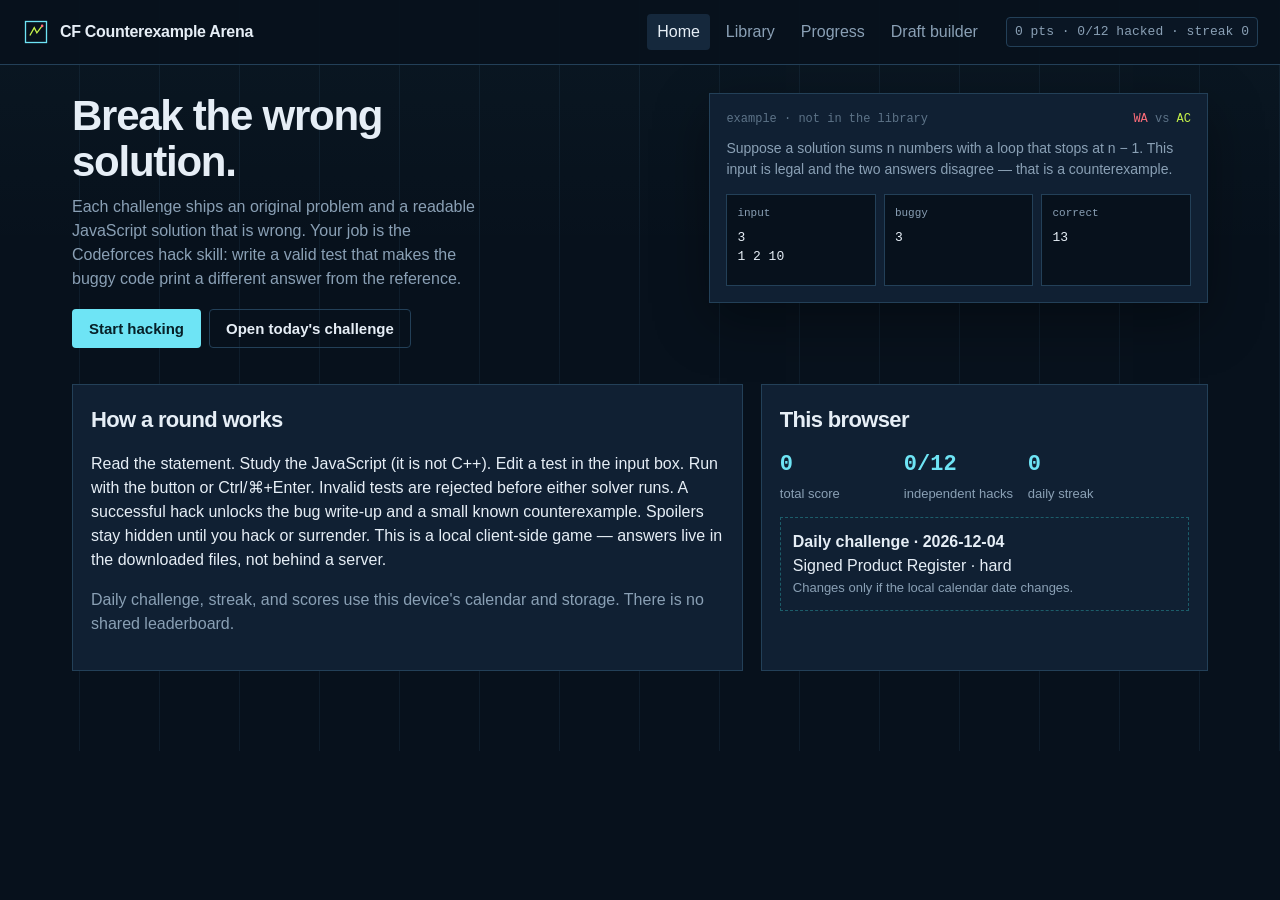
<file: index.html>
<!DOCTYPE html>
<html lang="en">
<head>
  <meta charset="UTF-8" />
  <meta name="viewport" content="width=device-width, initial-scale=1" />
  <meta name="description" content="CF Counterexample Arena — practice finding inputs that break incorrect programming-contest solutions." />
  <title>CF Counterexample Arena</title>
  <link rel="icon" href="assets/favicon.svg" type="image/svg+xml" />
  <link rel="stylesheet" href="css/app.css" />
</head>
<body>
  <div id="app"></div>
  <script src="js/engine/runtime.js"></script>
  <script src="js/engine/scoring.js"></script>
  <script src="js/engine/store.js"></script>
  <script src="js/engine/daily.js"></script>
  <script src="js/engine/worker-host.js"></script>
  <script src="js/engine/highlight.js"></script>
  <script src="js/challenges/catalog.js"></script>
  <script src="js/challenges/easy.js"></script>
  <script src="js/challenges/medium.js"></script>
  <script src="js/challenges/hard.js"></script>
  <script src="js/app.js"></script>
</body>
</html>
</file>
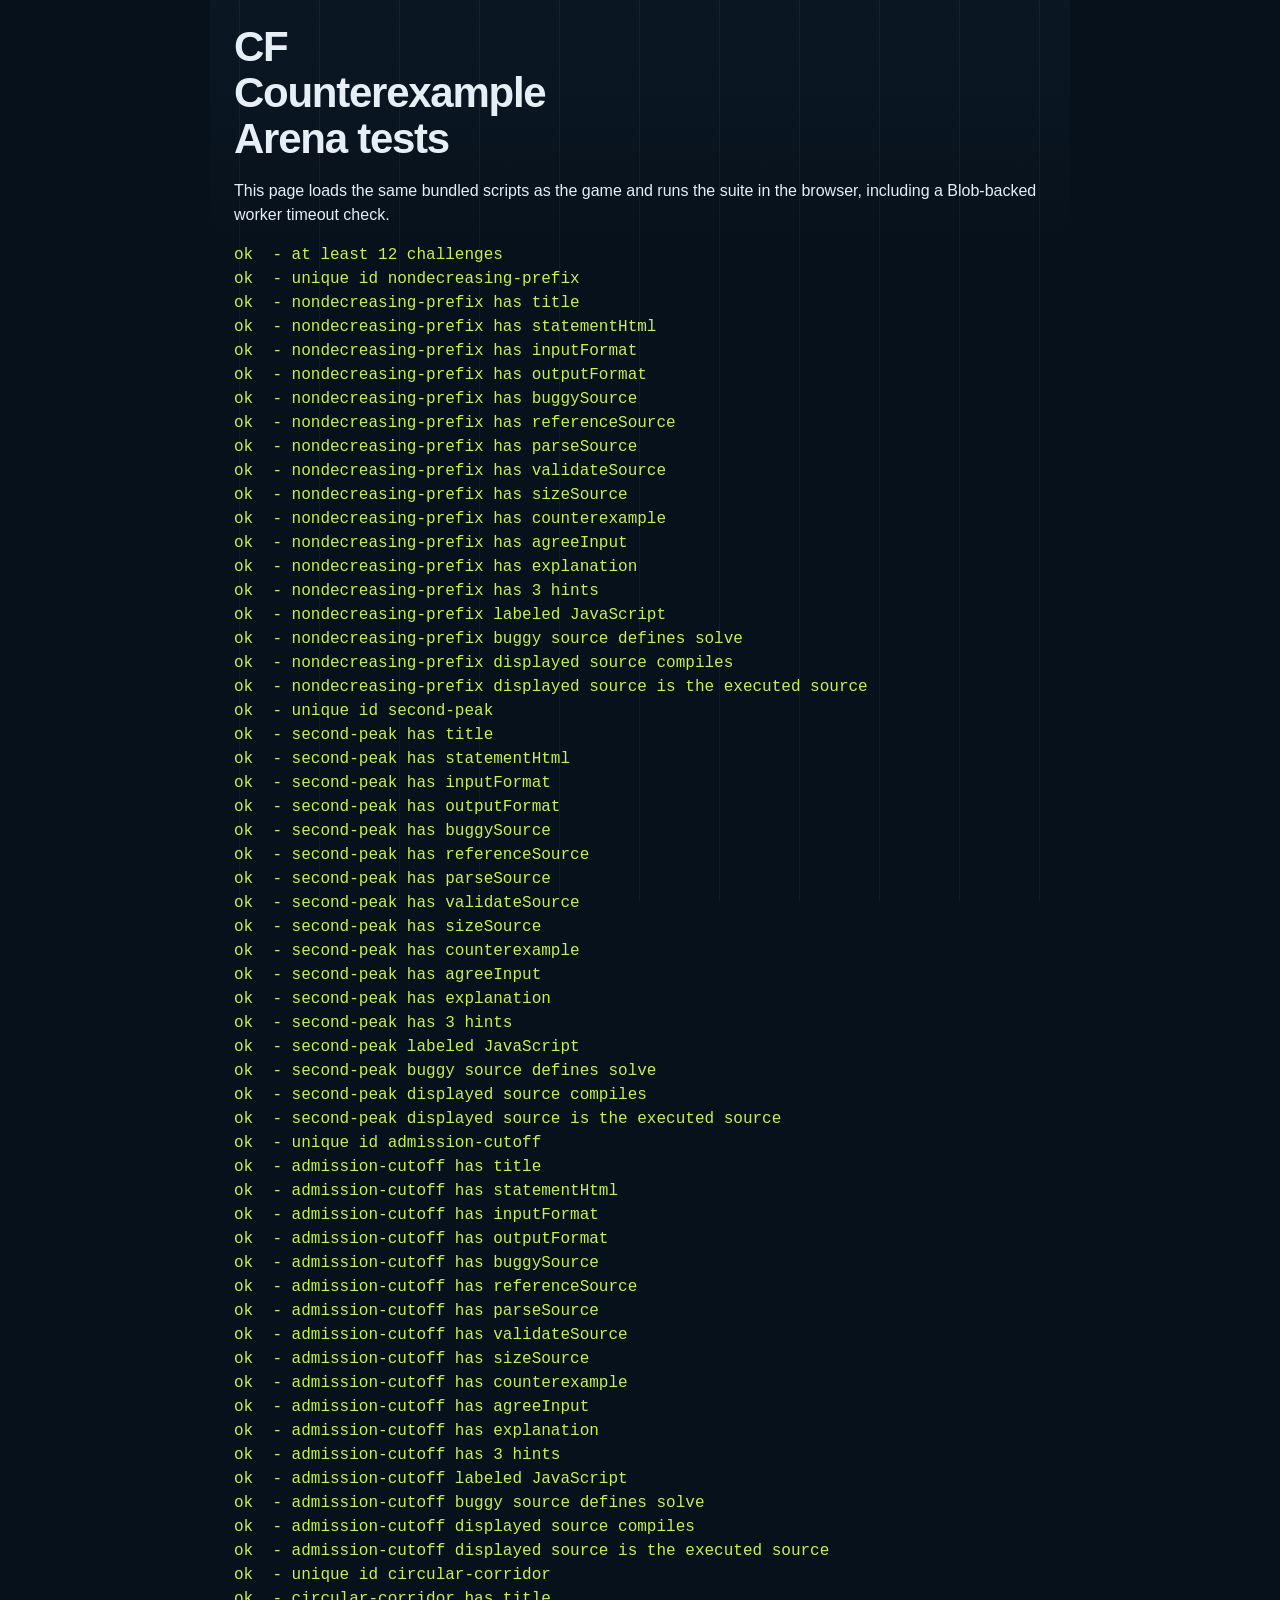
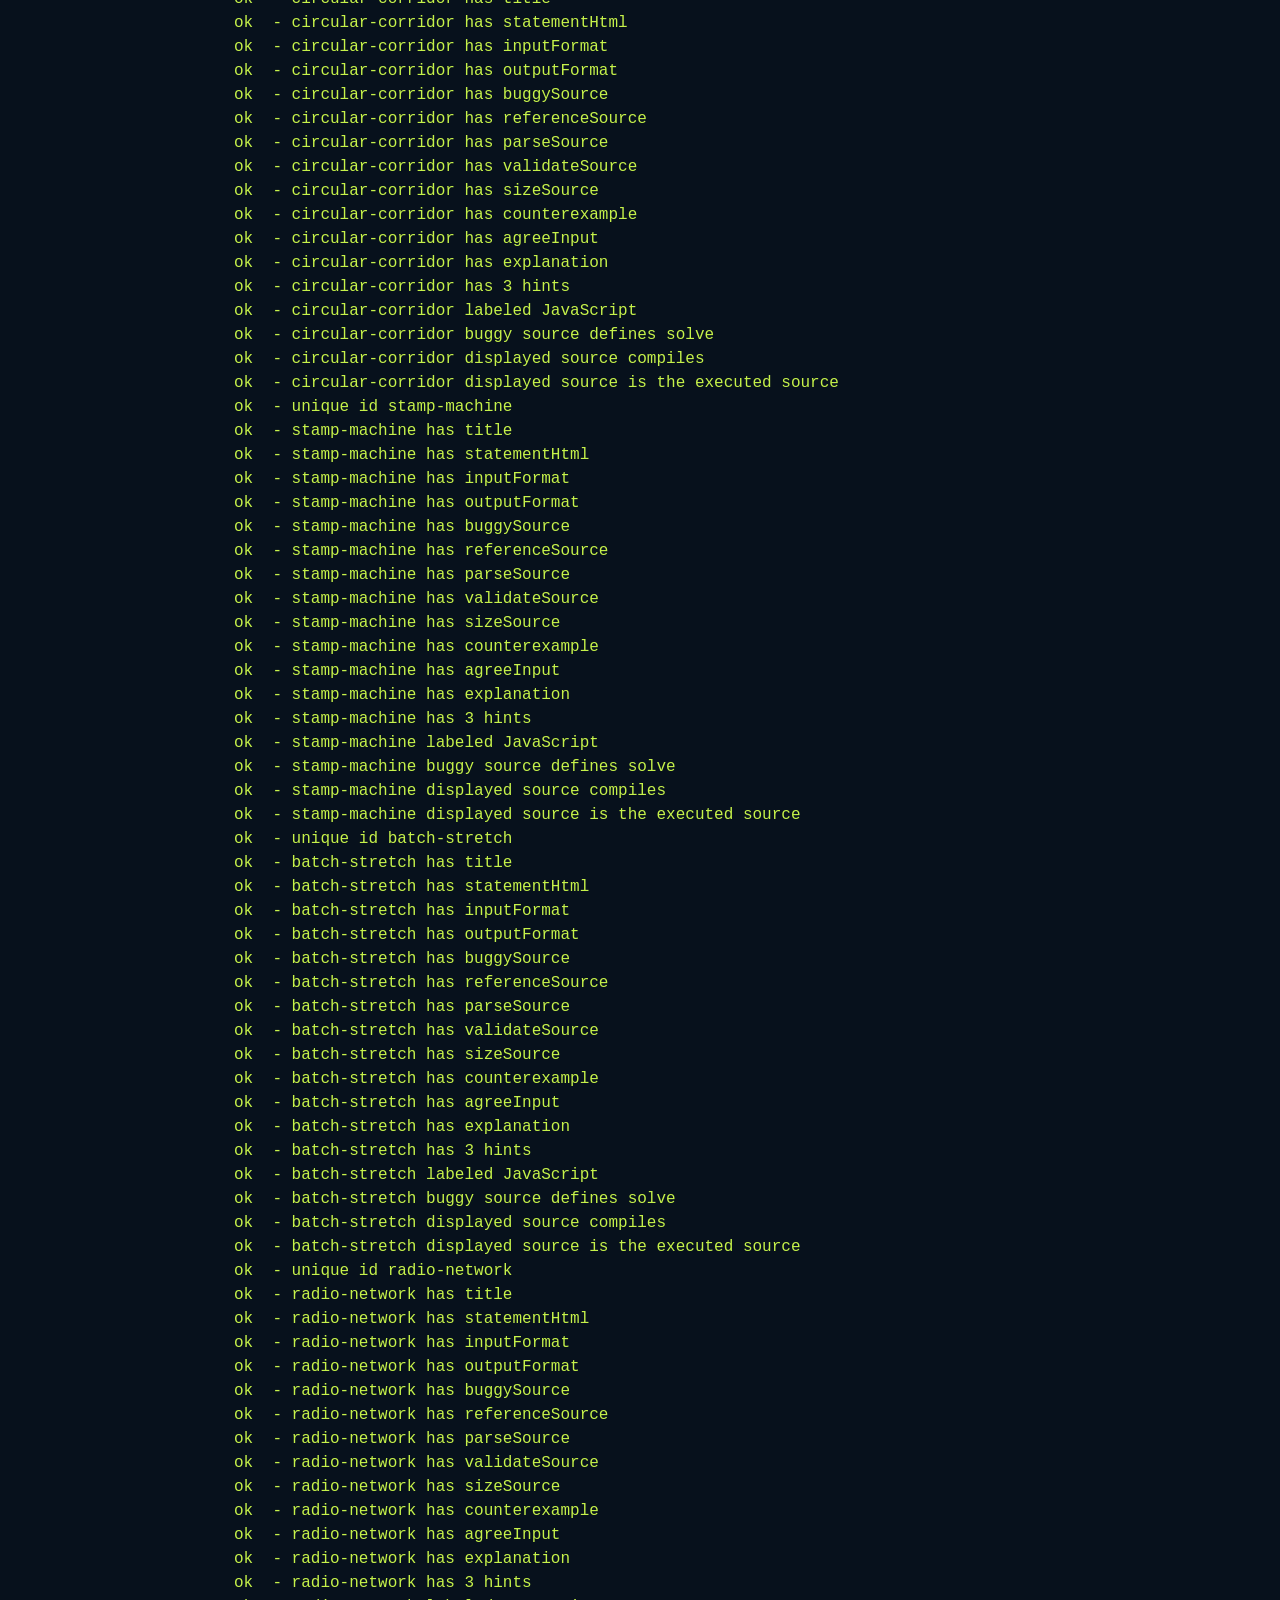
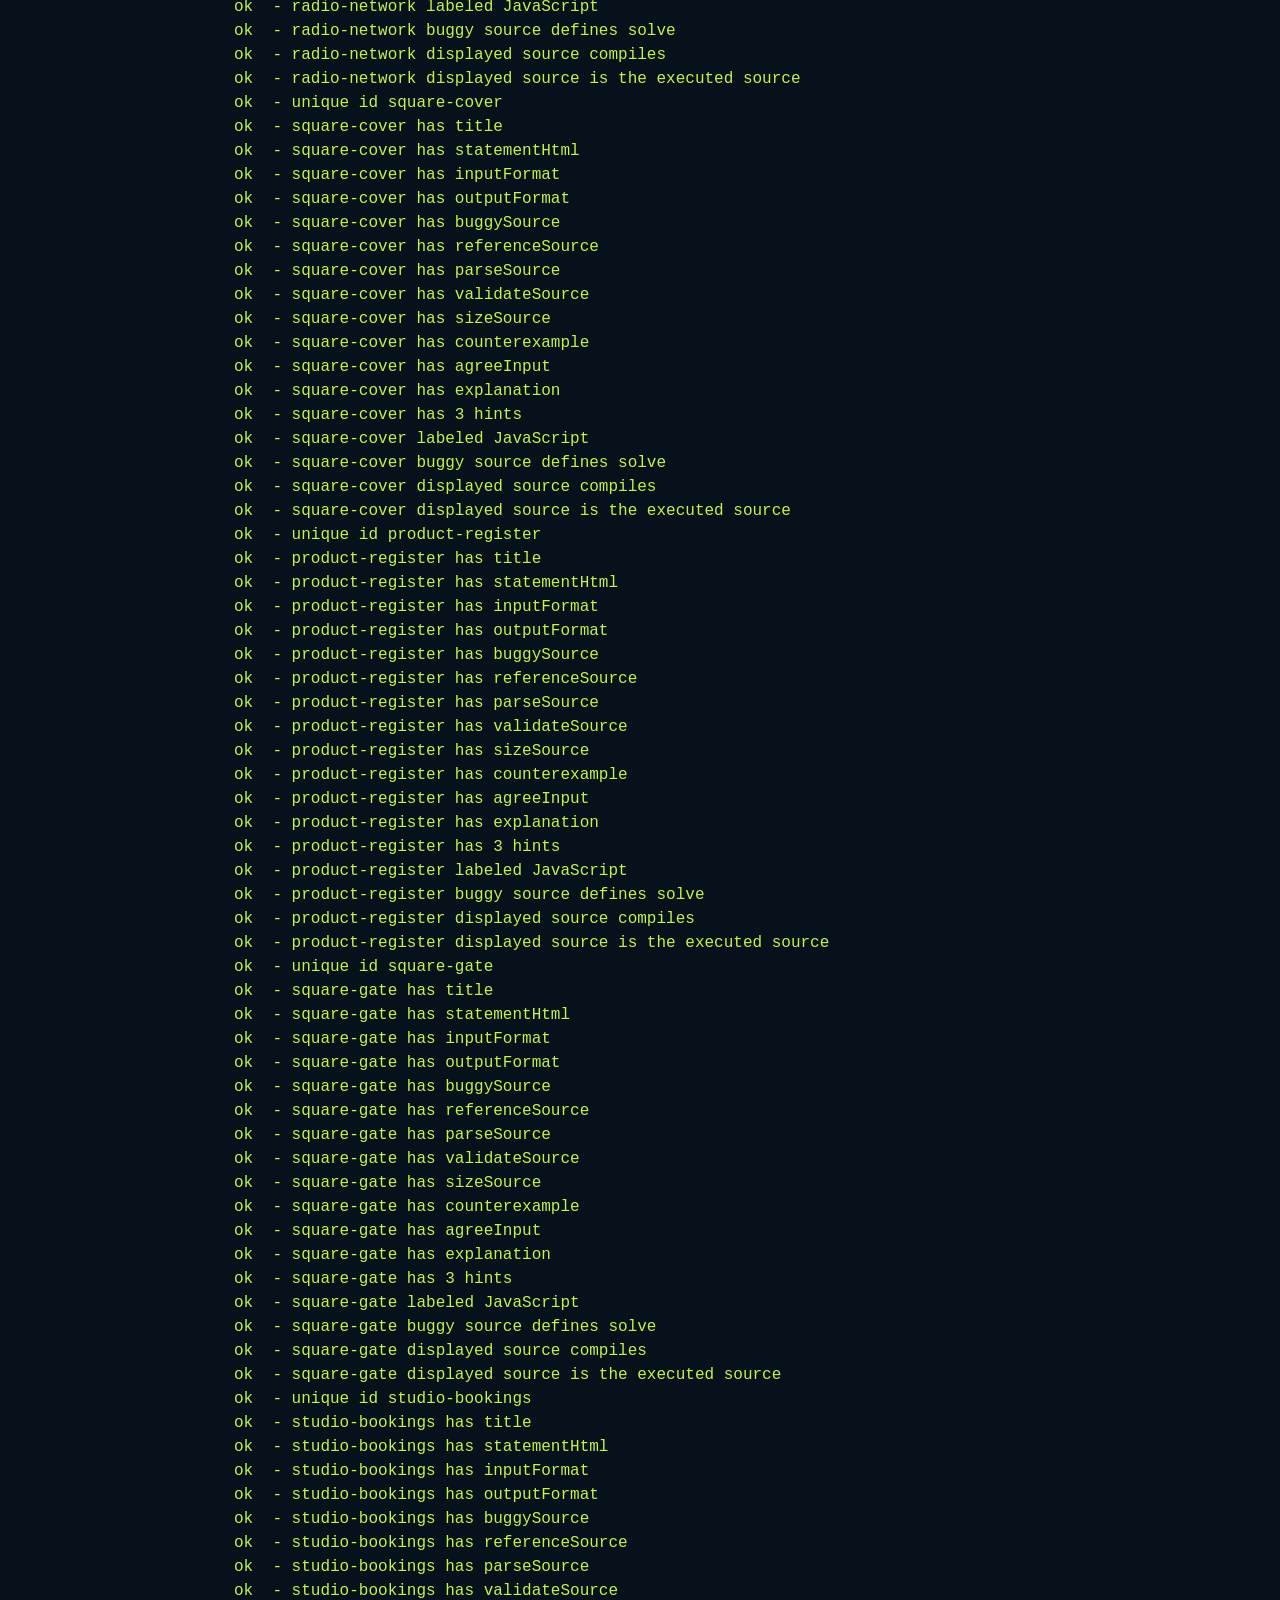
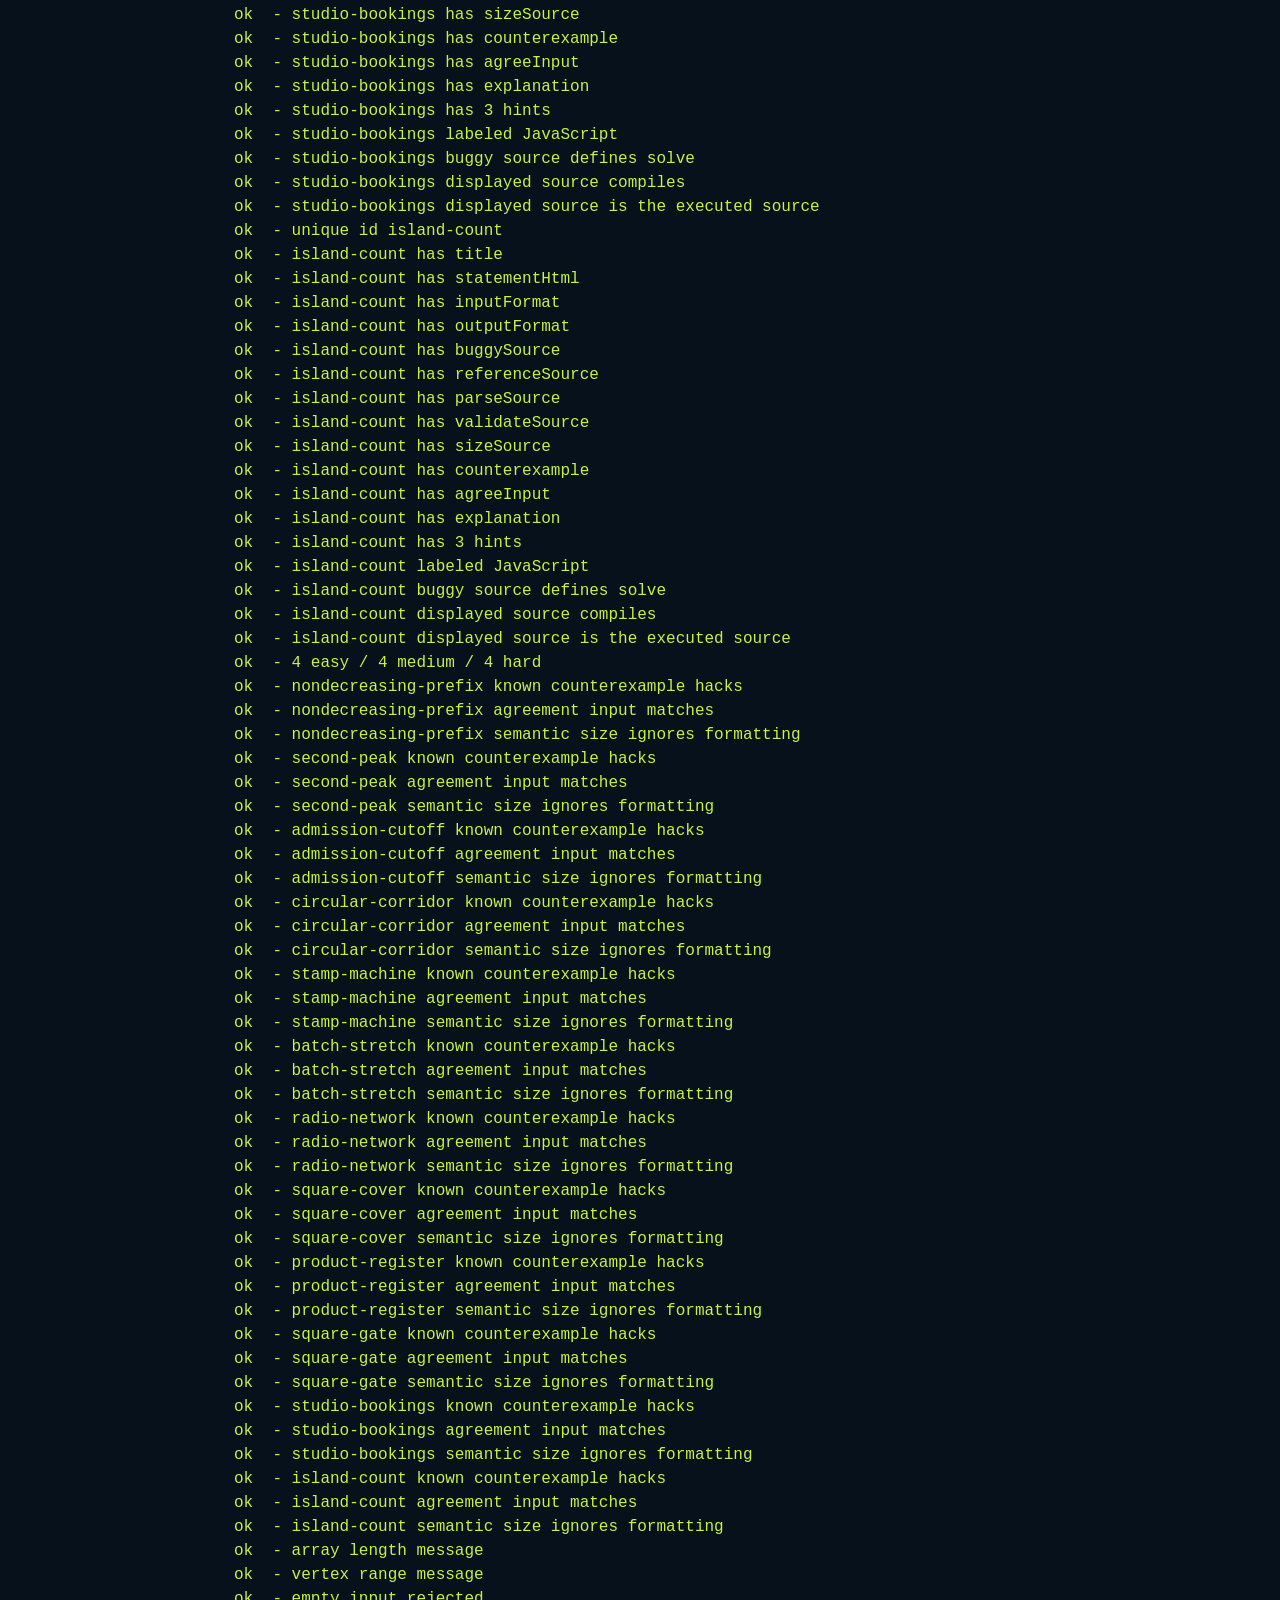
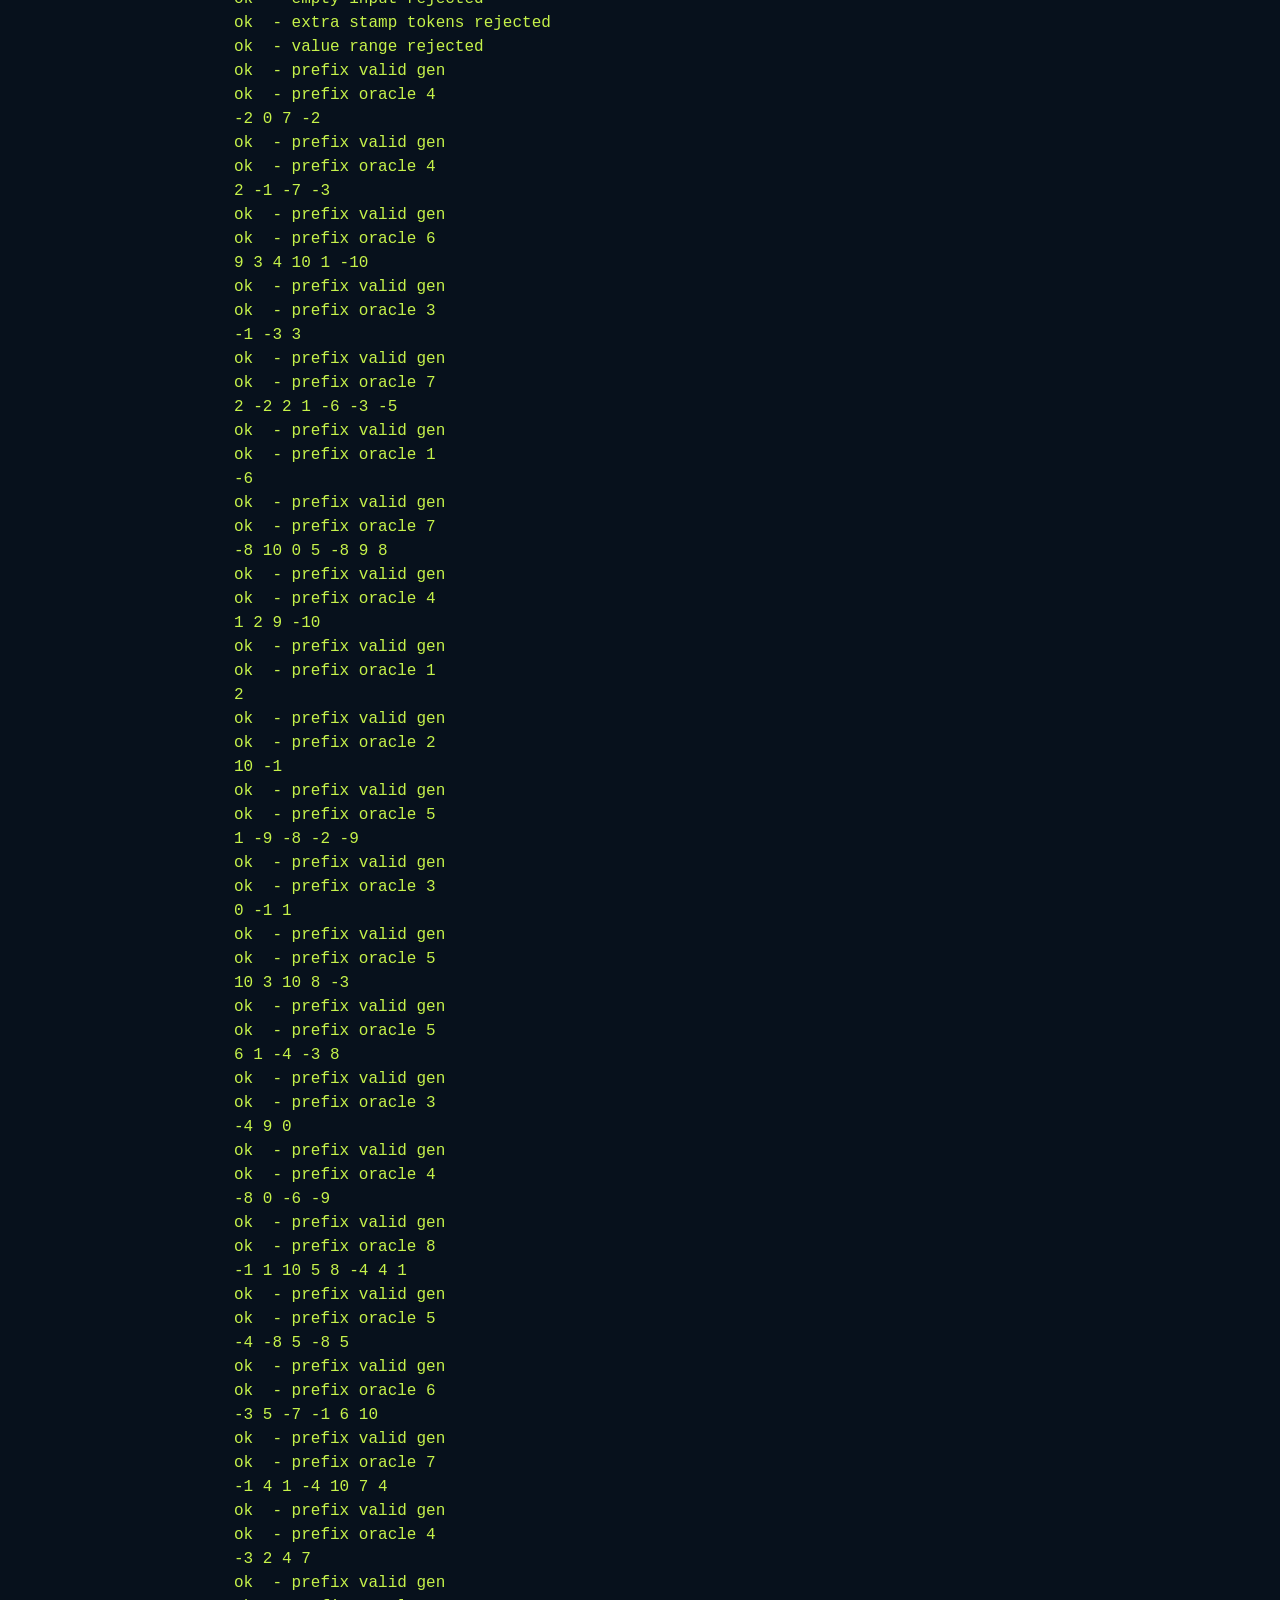
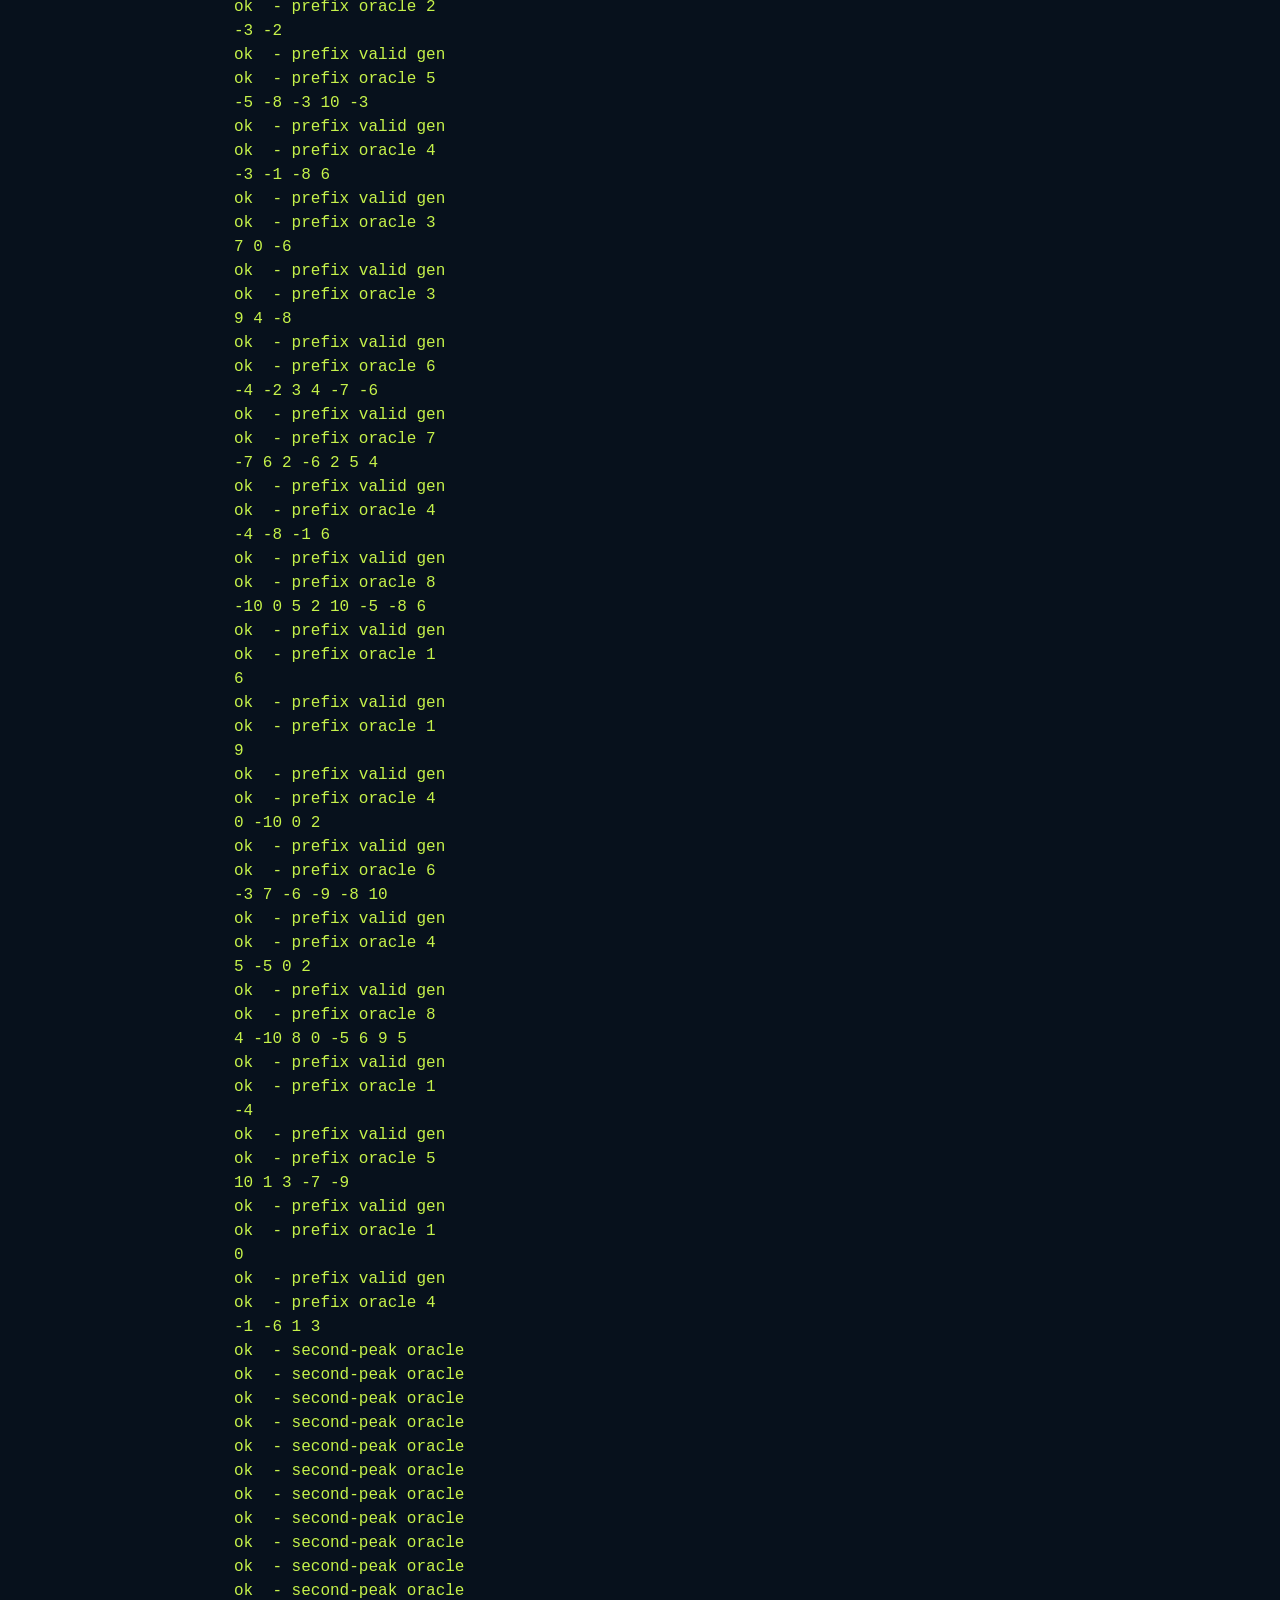
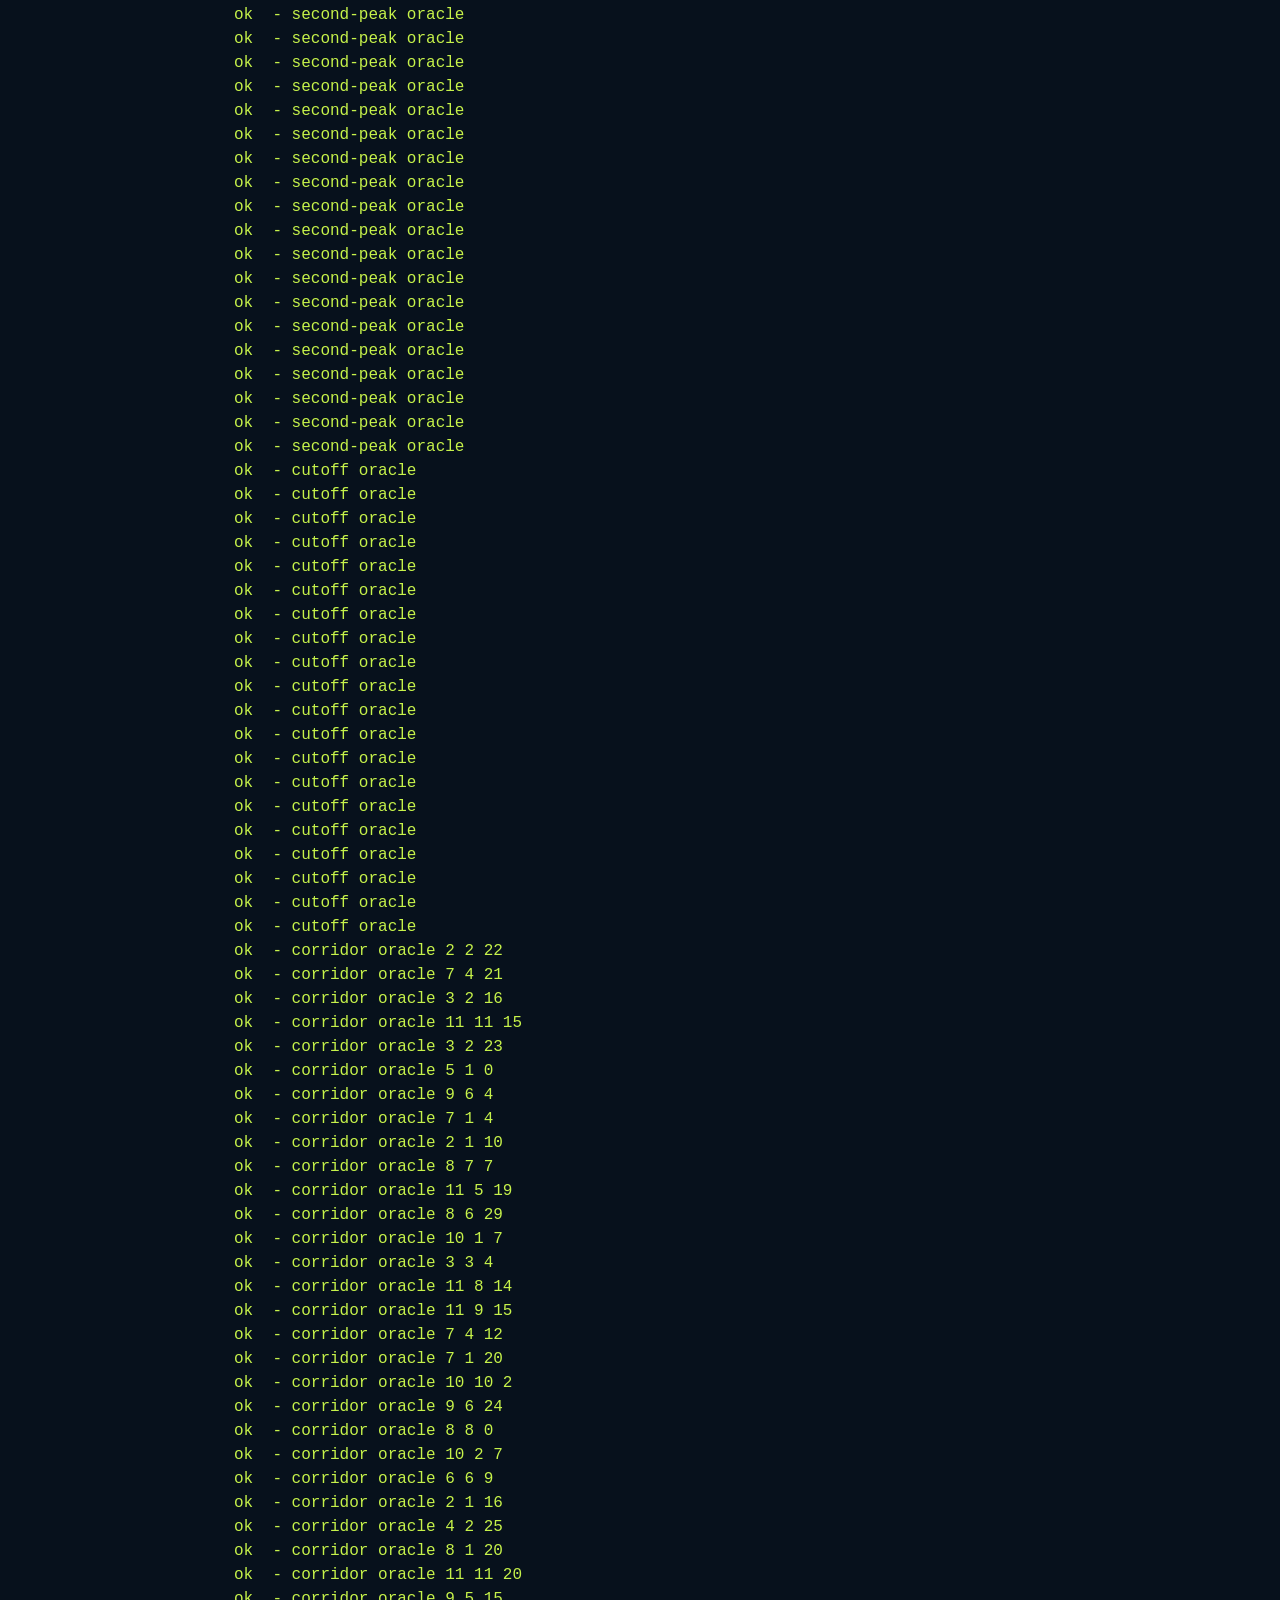
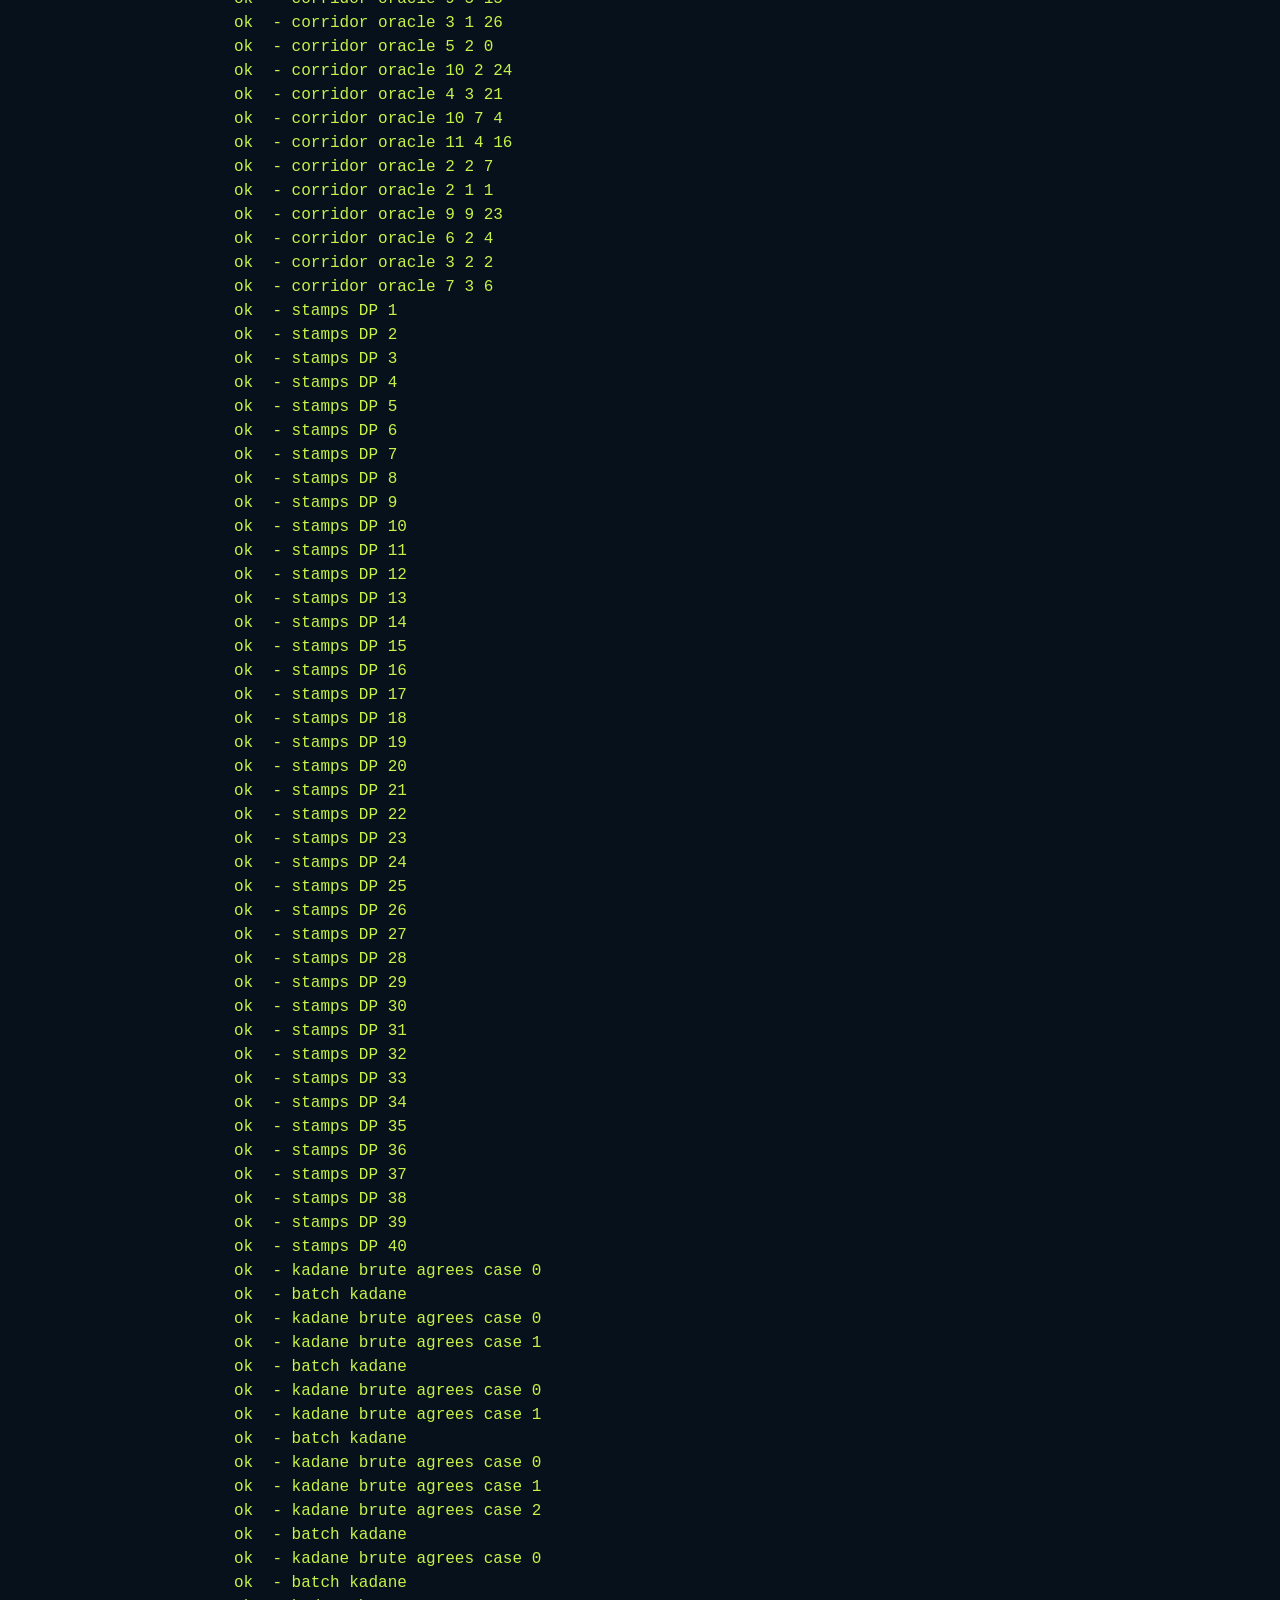
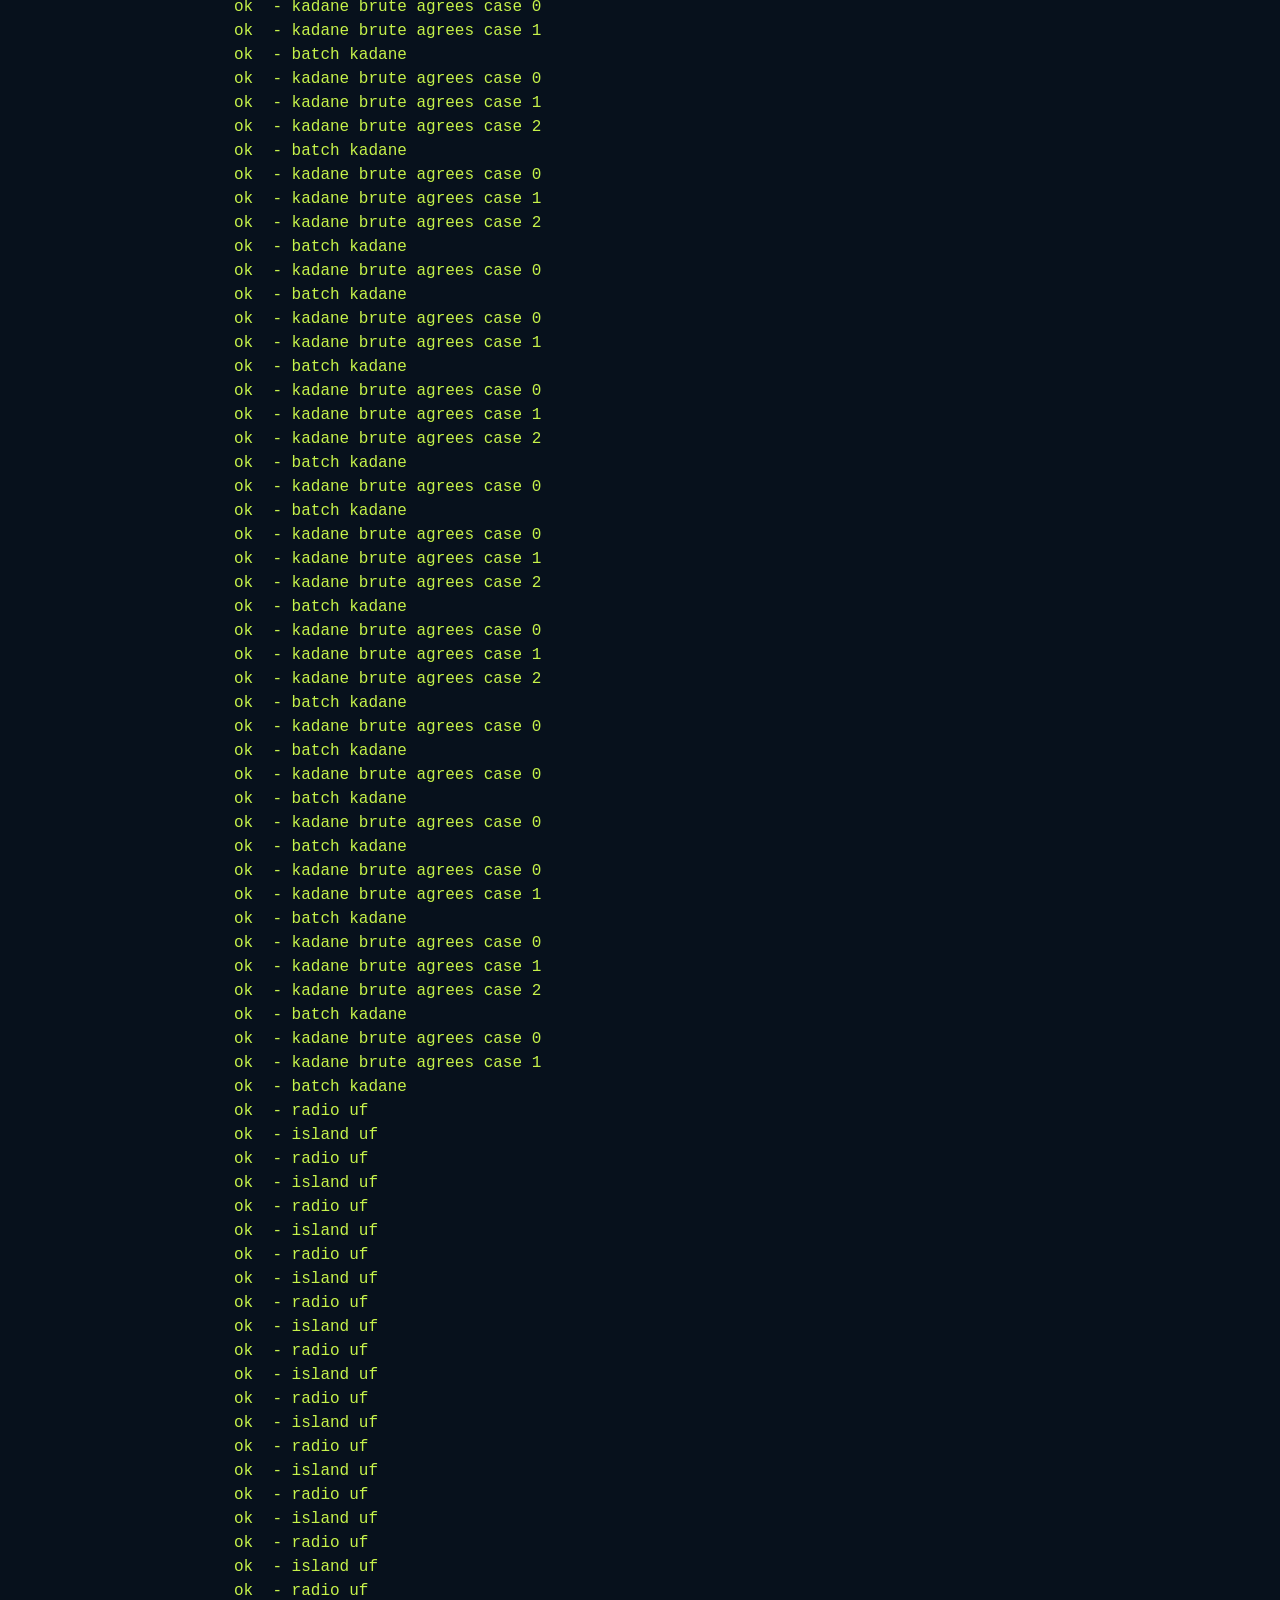
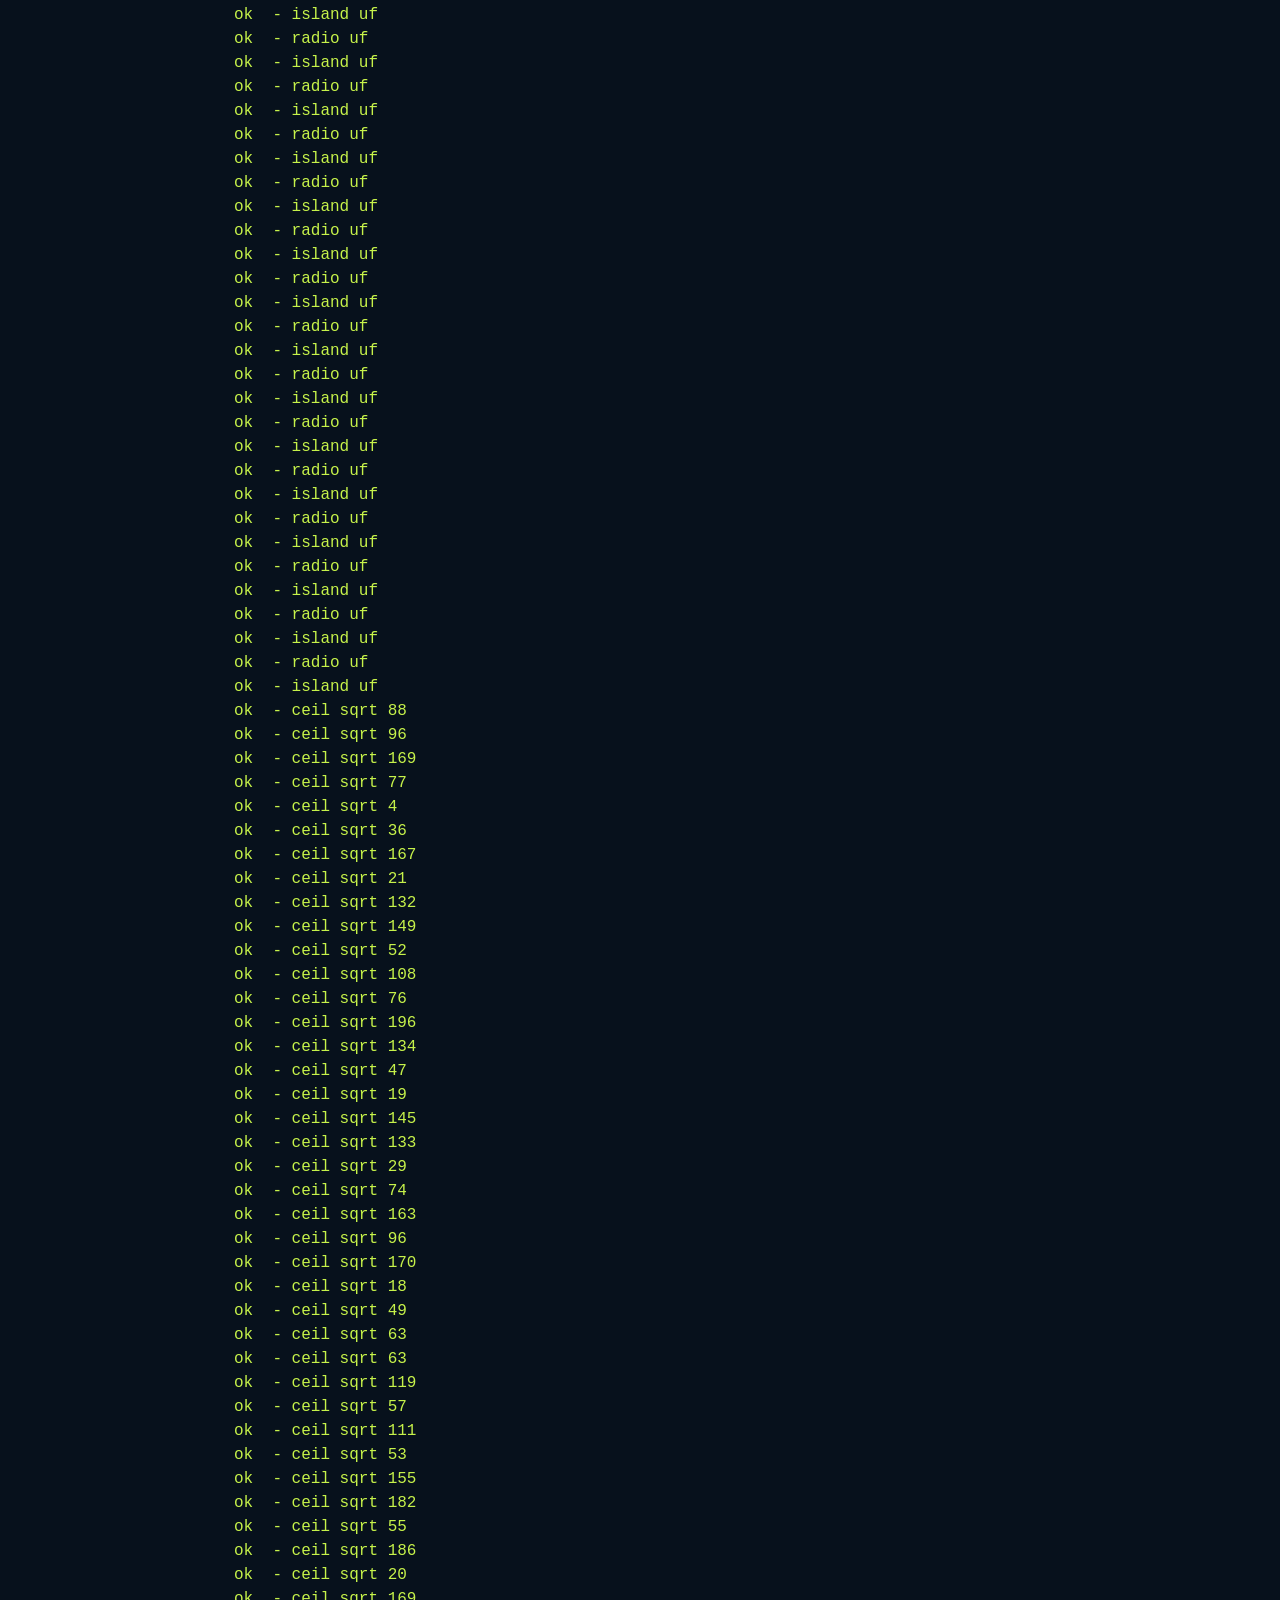
<file: tests/index.html>
<!DOCTYPE html>
<html lang="en">
<head>
  <meta charset="UTF-8" />
  <meta name="viewport" content="width=device-width, initial-scale=1" />
  <title>CF Counterexample Arena tests</title>
  <link rel="stylesheet" href="../css/app.css" />
  <style>
    body { max-width: 860px; margin: 0 auto; padding: 24px; }
    .fail { color: #ff6d7a; }
    .ok { color: #c6f24a; }
    pre { white-space: pre-wrap; }
  </style>
</head>
<body>
  <h1>CF Counterexample Arena tests</h1>
  <p>This page loads the same bundled scripts as the game and runs the suite in the browser, including a Blob-backed worker timeout check.</p>
  <pre id="out">Running…</pre>
  <script src="../js/engine/runtime.js"></script>
  <script src="../js/engine/scoring.js"></script>
  <script src="../js/engine/store.js"></script>
  <script src="../js/engine/daily.js"></script>
  <script src="../js/engine/worker-host.js"></script>
  <script src="../js/engine/highlight.js"></script>
  <script src="../js/challenges/catalog.js"></script>
  <script src="../js/challenges/easy.js"></script>
  <script src="../js/challenges/medium.js"></script>
  <script src="../js/challenges/hard.js"></script>
  <script src="tests.js"></script>
  <script>
    (function () {
      var out = document.getElementById("out");
      var rows = CFArenaTests.run();
      function line(ok, name, detail) {
        return (ok ? "ok  - " : "FAIL- ") + name + (detail ? " :: " + detail : "");
      }
      var hung = {
        id: "timeout-fixture",
        buggySource: "function solve() { while (true) {} }",
        referenceSource: "function solve() { return '0'; }",
        parseSource: "function parse() { return {}; }",
        validateSource: "function validate() { return { ok: true }; }",
        sizeSource: "function sizeOf() { return 1; }",
        timeLimitMs: 200,
        maxInputChars: 20,
        maxParsedSize: 10
      };
      CFArena.runJob(hung, "1", function (result) {
        var timeoutOk = result.status === "buggy_timeout";
        rows.push({
          ok: timeoutOk,
          name: "browser Blob worker timeout",
          detail: timeoutOk ? "" : JSON.stringify(result)
        });
        var failed = rows.filter(function (r) { return !r.ok; });
        out.textContent = rows.map(function (r) {
          return line(r.ok, r.name, r.detail);
        }).join("\n") + "\n\n" + (rows.length - failed.length) + " passed, " + failed.length + " failed";
        out.className = failed.length ? "fail" : "ok";
      });
    })();
  </script>
</body>
</html>
</file>
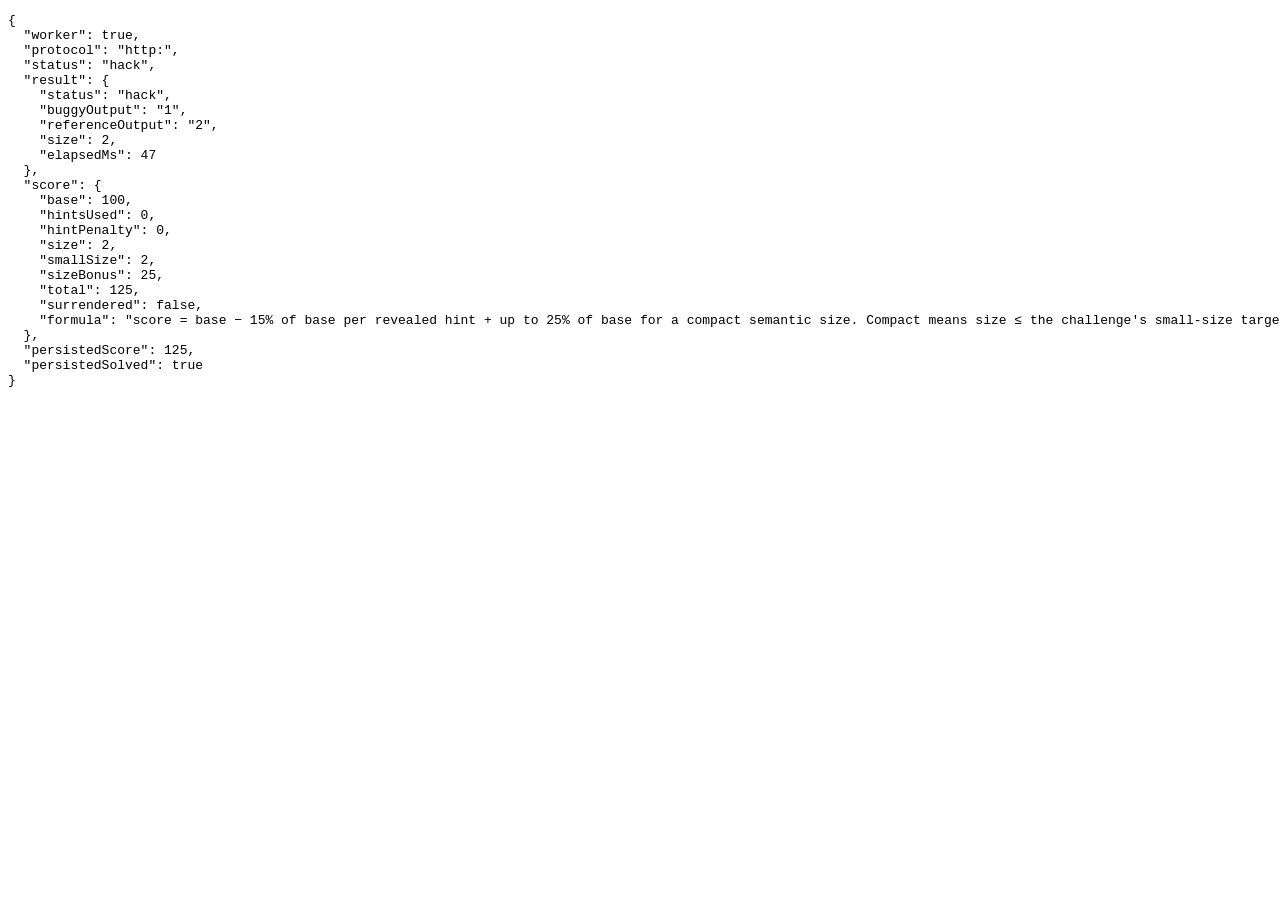
<file: tests/hack-smoke.html>
<!DOCTYPE html>
<html lang="en">
<head>
  <meta charset="UTF-8" />
  <title>Hack smoke</title>
</head>
<body>
  <pre id="out">running</pre>
  <script src="../js/engine/runtime.js"></script>
  <script src="../js/engine/scoring.js"></script>
  <script src="../js/engine/store.js"></script>
  <script src="../js/engine/daily.js"></script>
  <script src="../js/engine/worker-host.js"></script>
  <script src="../js/engine/highlight.js"></script>
  <script src="../js/challenges/catalog.js"></script>
  <script src="../js/challenges/easy.js"></script>
  <script src="../js/challenges/medium.js"></script>
  <script src="../js/challenges/hard.js"></script>
  <script>
    (function () {
      var out = document.getElementById("out");
      var ch = CFArena.getChallenge("nondecreasing-prefix");
      var payload = {
        worker: CFArena.workerSupport(),
        protocol: location.protocol,
        status: null,
        result: null
      };
      CFArena.runJob(ch, "2\n1 2", function (result) {
        payload.status = result.status;
        payload.result = result;
        payload.score = CFArena.scoreBreakdown(ch, result.size, 0, false);
        var store = CFArena.createStore();
        if (result.status === "hack") {
          store.recordHack(ch.id, "2\n1 2", result.size, payload.score);
        }
        var again = CFArena.createStore();
        payload.persistedScore = again.totalScore();
        payload.persistedSolved = again.getRecord(ch.id).independentlySolved;
        out.textContent = JSON.stringify(payload, null, 2);
        document.title = "smoke:" + result.status;
      });
    })();
  </script>
</body>
</html>
</file>
<file: css/app.css>
:root {
  --bg: #07111c;
  --bg-2: #0a1624;
  --panel: #102033;
  --panel-2: #15283c;
  --ink: #e6eef6;
  --muted: #8aa0b5;
  --faint: #5d7388;
  --line: #234058;
  --cyan: #6ee4f5;
  --cyan-2: #1c5d6a;
  --lime: #c6f24a;
  --amber: #f0b429;
  --coral: #ff6d7a;
  --violet: #9aa7ff;
  --easy: #7dffa6;
  --medium: #ffd36e;
  --hard: #ff8fa0;
  --shadow: 0 18px 50px rgba(0, 0, 0, 0.35);
  --font-ui: "Trebuchet MS", "Verdana", "Geneva", "Segoe UI", sans-serif;
  --font-mono: "Consolas", "Monaco", "Menlo", "Courier New", monospace;
  --radius: 4px;
  --max: 1180px;
}

* { box-sizing: border-box; }

html, body {
  margin: 0;
  min-height: 100%;
  background: var(--bg);
  color: var(--ink);
  font-family: var(--font-ui);
  font-size: 16px;
  line-height: 1.5;
}

body {
  background-image:
    linear-gradient(180deg, rgba(110, 228, 245, 0.03), transparent 28%),
    repeating-linear-gradient(
      90deg,
      transparent 0,
      transparent 79px,
      rgba(35, 64, 88, 0.25) 79px,
      rgba(35, 64, 88, 0.25) 80px
    );
  background-attachment: fixed;
}

a { color: var(--cyan); text-decoration: none; }
a:hover { text-decoration: underline; }

:focus-visible {
  outline: 2px solid var(--cyan);
  outline-offset: 2px;
}

.skip {
  position: absolute;
  left: -999px;
  top: 0;
  background: var(--cyan);
  color: #07111c;
  padding: 8px 12px;
  z-index: 20;
}
.skip:focus { left: 12px; top: 12px; }

.app-header {
  display: flex;
  flex-wrap: wrap;
  align-items: center;
  gap: 10px 18px;
  padding: 14px 22px;
  border-bottom: 1px solid var(--line);
  background: rgba(7, 17, 28, 0.92);
  position: sticky;
  top: 0;
  z-index: 8;
}

.brand {
  display: flex;
  align-items: center;
  gap: 10px;
  color: var(--ink);
  font-weight: 700;
  letter-spacing: -0.02em;
  text-decoration: none;
  white-space: nowrap;
}
.brand:hover { text-decoration: none; color: var(--cyan); }
.brand img { width: 28px; height: 28px; }

.nav {
  display: flex;
  gap: 6px;
  flex-wrap: wrap;
  margin-left: auto;
}
.nav a {
  color: var(--muted);
  padding: 6px 10px;
  border-radius: var(--radius);
  text-decoration: none;
}
.nav a:hover, .nav a[aria-current="page"] {
  color: var(--ink);
  background: var(--panel-2);
}

.stats-chip {
  font-family: var(--font-mono);
  font-size: 13px;
  color: var(--muted);
  border: 1px solid var(--line);
  padding: 4px 8px;
  border-radius: var(--radius);
  background: var(--bg-2);
}

main { padding: 28px 22px 80px; max-width: var(--max); margin: 0 auto; }
main.wide { max-width: 1400px; }

.banner {
  border: 1px solid var(--line);
  background: var(--panel);
  padding: 10px 14px;
  margin-bottom: 18px;
  color: var(--amber);
  font-size: 14px;
}

.hero {
  display: grid;
  grid-template-columns: 1.1fr 0.9fr;
  gap: 28px;
  align-items: start;
  margin-bottom: 36px;
}

h1, h2, h3 { font-weight: 700; letter-spacing: -0.03em; margin: 0 0 10px; }
h1 { font-size: 42px; line-height: 1.1; max-width: 16ch; }
h2 { font-size: 22px; }
h3 { font-size: 16px; }

.lede {
  color: var(--muted);
  max-width: 46ch;
  margin: 0 0 18px;
}

.btn {
  display: inline-flex;
  align-items: center;
  justify-content: center;
  gap: 8px;
  border: 1px solid transparent;
  background: var(--cyan);
  color: #062028;
  font: 700 15px/1 var(--font-ui);
  padding: 11px 16px;
  border-radius: var(--radius);
  cursor: pointer;
}
.btn:hover { filter: brightness(1.06); }
.btn:disabled { opacity: 0.5; cursor: not-allowed; filter: none; }
.btn-ghost {
  background: transparent;
  color: var(--ink);
  border-color: var(--line);
}
.btn-danger {
  background: transparent;
  color: var(--coral);
  border-color: var(--coral);
}
.btn-lime {
  background: var(--lime);
  color: #14200a;
}
.btn-row { display: flex; flex-wrap: wrap; gap: 8px; margin-top: 12px; }

.verdict-card {
  background: var(--panel);
  border: 1px solid var(--line);
  box-shadow: var(--shadow);
  padding: 16px;
}
.verdict-card header {
  display: flex;
  justify-content: space-between;
  font-family: var(--font-mono);
  font-size: 12px;
  color: var(--faint);
  margin-bottom: 10px;
}
.io-grid {
  display: grid;
  grid-template-columns: 1fr 1fr 1fr;
  gap: 8px;
}
.io-pane {
  background: var(--bg);
  border: 1px solid var(--line);
  padding: 10px;
  min-height: 92px;
}
.io-pane pre {
  margin: 0;
  font-family: var(--font-mono);
  font-size: 13px;
  white-space: pre-wrap;
}
.io-pane .lbl {
  font-size: 11px;
  color: var(--muted);
  margin-bottom: 6px;
  font-family: var(--font-mono);
}
.wa { color: var(--coral); }
.ac { color: var(--lime); }

.home-grid {
  display: grid;
  grid-template-columns: 1.2fr 0.8fr;
  gap: 18px;
}

.panel {
  background: var(--panel);
  border: 1px solid var(--line);
  padding: 18px;
}

.metric-row {
  display: flex;
  gap: 14px;
  flex-wrap: wrap;
  margin-top: 12px;
}
.metric {
  min-width: 110px;
}
.metric b {
  display: block;
  font-family: var(--font-mono);
  font-size: 22px;
  color: var(--cyan);
}
.metric span { color: var(--muted); font-size: 13px; }

.daily-link {
  display: block;
  margin-top: 12px;
  padding: 12px;
  border: 1px dashed var(--cyan-2);
  color: var(--ink);
  text-decoration: none;
}
.daily-link:hover { border-color: var(--cyan); text-decoration: none; background: rgba(110, 228, 245, 0.05); }

.filters {
  display: flex;
  flex-wrap: wrap;
  gap: 10px;
  align-items: end;
  margin-bottom: 16px;
}
label.field { display: grid; gap: 4px; font-size: 13px; color: var(--muted); }
select, input[type="text"], input[type="number"], textarea {
  background: var(--bg);
  color: var(--ink);
  border: 1px solid var(--line);
  border-radius: var(--radius);
  font: 14px/1.4 var(--font-ui);
  padding: 8px 10px;
}
textarea {
  font-family: var(--font-mono);
  width: 100%;
  resize: vertical;
}

.cards {
  display: grid;
  grid-template-columns: repeat(auto-fill, minmax(240px, 1fr));
  gap: 12px;
}
.card {
  display: block;
  background: var(--panel);
  border: 1px solid var(--line);
  padding: 14px;
  color: var(--ink);
  text-decoration: none;
  min-height: 118px;
}
.card:hover { border-color: var(--cyan); text-decoration: none; }
.card h3 { margin-bottom: 8px; }
.card .meta { color: var(--muted); font-size: 13px; display: flex; gap: 8px; flex-wrap: wrap; }

.badge {
  display: inline-block;
  font-family: var(--font-mono);
  font-size: 11px;
  padding: 2px 6px;
  border: 1px solid var(--line);
  color: var(--muted);
}
.badge.easy { color: var(--easy); border-color: rgba(125, 255, 166, 0.35); }
.badge.medium { color: var(--medium); border-color: rgba(255, 211, 110, 0.35); }
.badge.hard { color: var(--hard); border-color: rgba(255, 143, 160, 0.4); }
.badge.solved { color: var(--lime); }
.badge.surrendered { color: var(--amber); }

.workspace {
  display: grid;
  grid-template-columns: var(--left, 46%) 8px 1fr;
  grid-template-rows: auto auto;
  gap: 0 0;
  min-height: calc(100vh - 140px);
}
.workspace .problem, .workspace .lab {
  background: var(--panel);
  border: 1px solid var(--line);
  min-width: 0;
}
.workspace .problem { padding: 18px 18px 28px; overflow: auto; max-height: calc(100vh - 140px); }
.workspace .lab { display: flex; flex-direction: column; min-height: 0; overflow: auto; max-height: calc(100vh - 140px); }
.splitter {
  cursor: col-resize;
  background: var(--line);
  border: 0;
  padding: 0;
}
.splitter:hover, .splitter:focus-visible { background: var(--cyan); }
.problem .kicker { color: var(--muted); font-size: 13px; margin-bottom: 6px; }
.problem p { margin: 0 0 12px; }
.problem code, .io-pane code { font-family: var(--font-mono); font-size: 0.92em; }
.constraint-list { margin: 0 0 12px 18px; color: var(--muted); }
.note {
  font-size: 13px;
  color: var(--amber);
  border-top: 1px solid var(--line);
  padding-top: 10px;
}

.code-wrap, .editor-wrap { padding: 12px; border-bottom: 1px solid var(--line); }
.code-wrap pre {
  margin: 0;
  overflow: auto;
  max-height: 280px;
  font-family: var(--font-mono);
  font-size: 13px;
  line-height: 1.45;
  background: var(--bg);
  padding: 12px;
  border: 1px solid var(--line);
}
.tok-kw { color: #9aa7ff; }
.tok-string { color: #c6f24a; }
.tok-number { color: #6ee4f5; }
.tok-comment { color: #5d7388; font-style: italic; }
.tok-ident { color: #d7c4ff; }

.editor-wrap textarea {
  min-height: 140px;
  background: #071018;
}

.lab-actions { padding: 12px; display: flex; flex-wrap: wrap; gap: 8px; align-items: center; }
.hint-list { padding: 0 12px 12px; }
.hint {
  border: 1px solid var(--line);
  padding: 10px;
  margin-bottom: 8px;
  background: var(--bg-2);
}
.hint p { margin: 6px 0 0; color: var(--muted); font-size: 14px; }

.results {
  margin: 0;
  border: 0;
  border-top: 1px solid var(--line);
  background: var(--panel);
  padding: 16px;
}
.verdict {
  font-family: var(--font-mono);
  font-size: 18px;
  margin-bottom: 8px;
}
.verdict.hack { color: var(--lime); }
.verdict.match { color: var(--amber); }
.verdict.invalid { color: var(--coral); }
.verdict.crash, .verdict.timeout { color: var(--coral); }
.verdict.internal { color: var(--violet); }

.compare {
  display: grid;
  grid-template-columns: 1fr 1fr;
  gap: 10px;
}
.compare pre {
  margin: 0;
  min-height: 64px;
  background: var(--bg);
  border: 1px solid var(--line);
  padding: 10px;
  font-family: var(--font-mono);
  font-size: 13px;
  white-space: pre-wrap;
  word-break: break-word;
}
.token-diff { font-family: var(--font-mono); font-size: 13px; margin-top: 8px; color: var(--muted); }
.token-diff .mis { color: var(--coral); background: rgba(255, 109, 122, 0.12); padding: 0 3px; }
.token-diff .ok { color: var(--lime); }

.score-break {
  margin-top: 12px;
  font-family: var(--font-mono);
  font-size: 13px;
  background: rgba(198, 242, 74, 0.06);
  border: 1px solid rgba(198, 242, 74, 0.25);
  padding: 10px;
}
.explain {
  margin-top: 12px;
  border-top: 1px solid var(--line);
  padding-top: 12px;
}

table.progress {
  width: 100%;
  border-collapse: collapse;
  font-size: 14px;
}
table.progress th, table.progress td {
  text-align: left;
  padding: 8px 6px;
  border-bottom: 1px solid var(--line);
  vertical-align: top;
}
table.progress th { color: var(--muted); font-weight: 600; }

.modal-back {
  position: fixed;
  inset: 0;
  background: rgba(4, 10, 16, 0.72);
  display: flex;
  align-items: center;
  justify-content: center;
  z-index: 30;
  padding: 18px;
}
.modal {
  background: var(--panel);
  border: 1px solid var(--line);
  max-width: 460px;
  width: 100%;
  padding: 18px;
  box-shadow: var(--shadow);
}

.draft-grid {
  display: grid;
  grid-template-columns: 1fr 1fr;
  gap: 16px;
}
.draft-grid textarea { min-height: 88px; }

.sr-only {
  position: absolute;
  width: 1px;
  height: 1px;
  overflow: hidden;
  clip: rect(0,0,0,0);
}

.flash-hack {
  animation: hackPulse 0.7s ease;
}

@keyframes hackPulse {
  0% { box-shadow: 0 0 0 0 rgba(198, 242, 74, 0.55); }
  100% { box-shadow: 0 0 0 18px rgba(198, 242, 74, 0); }
}

@media (max-width: 900px) {
  .hero, .home-grid, .draft-grid, .workspace, .compare, .io-grid {
    grid-template-columns: 1fr;
  }
  .workspace { min-height: 0; }
  .splitter { display: none; }
  h1 { font-size: 32px; }
  main { padding: 18px 14px 60px; }
  .app-header { padding: 12px 14px; }
  .nav { width: 100%; margin-left: 0; order: 3; }
  .stats-chip { flex: 1 1 100%; margin-left: 0; order: 2; }
  .workspace .problem, .workspace .lab { max-height: none; }
}

@media (prefers-reduced-motion: reduce) {
  * { animation: none !important; transition: none !important; }
}
</file>
